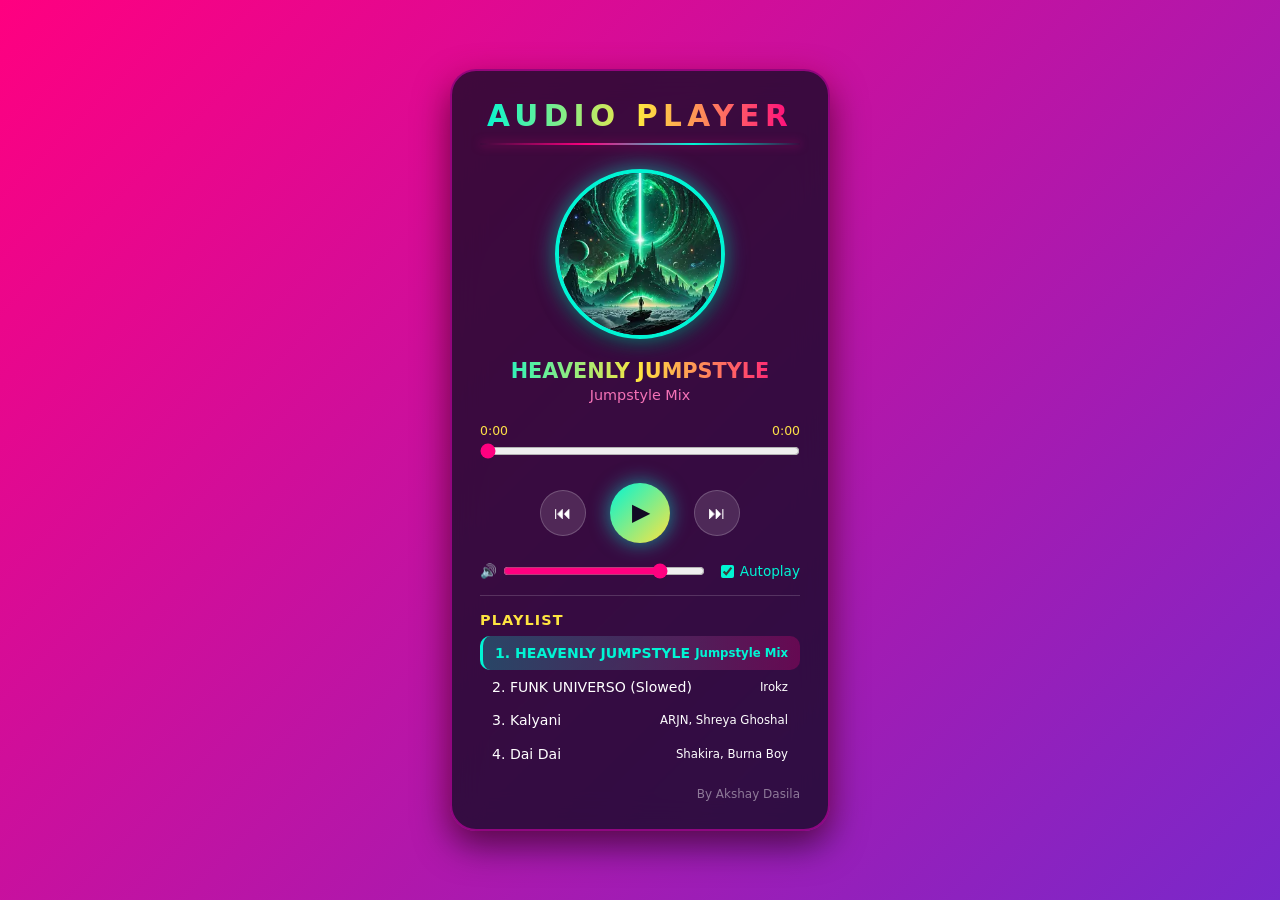
<file: MUSIC_PLAYER/index.html>
<!doctype html>
<html lang="en">
  <head>
    <meta charset="UTF-8" />
    <meta name="viewport" content="width=device-width, initial-scale=1.0" />
    <title>CodeAlpha - Music Player</title>
    <link rel="stylesheet" href="style.css" />
  </head>
  <body>
    <div class="player-container">
      <!-- Album Art & Song Info -->

      <header class="page-header">
        <h1>AUDIO PLAYER</h1>
        <hr />
      </header>

      <div class="album-art">
        <img id="coverImg" src="https://picsum.photos" alt="Album Cover" />
      </div>

      <div class="song-details">
        <h2 id="songTitle">Loading...</h2>
        <p id="songArtist">Artist</p>
      </div>

      <!-- Progress Bar & Duration -->
      <div class="progress-section">
        <div class="time-stamps">
          <span id="currentTime">0:00</span>
          <span id="totalDuration">0:00</span>
        </div>
        <input
          type="range"
          id="progressBar"
          value="0"
          min="0"
          max="100"
          step="0.1"
        />
      </div>

      <!-- Main Playback Controls -->
      <div class="controls">
        <button id="prevBtn" class="control-btn" title="Previous">
          &#9198;
        </button>
        <button
          id="playPauseBtn"
          class="control-btn play-btn"
          title="Play/Pause"
        >
          &#9654;
        </button>
        <button id="nextBtn" class="control-btn" title="Next">&#9197;</button>
      </div>

      <!-- Volume & Autoplay Controls -->
      <div class="extra-controls">
        <div class="volume-box">
          <span>&#128266;</span>
          <input
            type="range"
            id="volumeSlider"
            min="0"
            max="1"
            step="0.05"
            value="0.8"
          />
        </div>

        <label class="autoplay-toggle">
          <input type="checkbox" id="autoplayCheckbox" checked />
          <span>Autoplay</span>
        </label>
      </div>

      <!-- Bonus: Playlist -->
      <div class="playlist-section">
        <h3>Playlist</h3>
        <ul id="playlistList"></ul>
      </div>

      <h6>By Akshay Dasila</h6>
    </div>

    <!-- Hidden HTML5 Audio Element -->
    <audio id="audioPlayer"></audio>

    <script src="script.js"></script>
  </body>
</html>
</file>
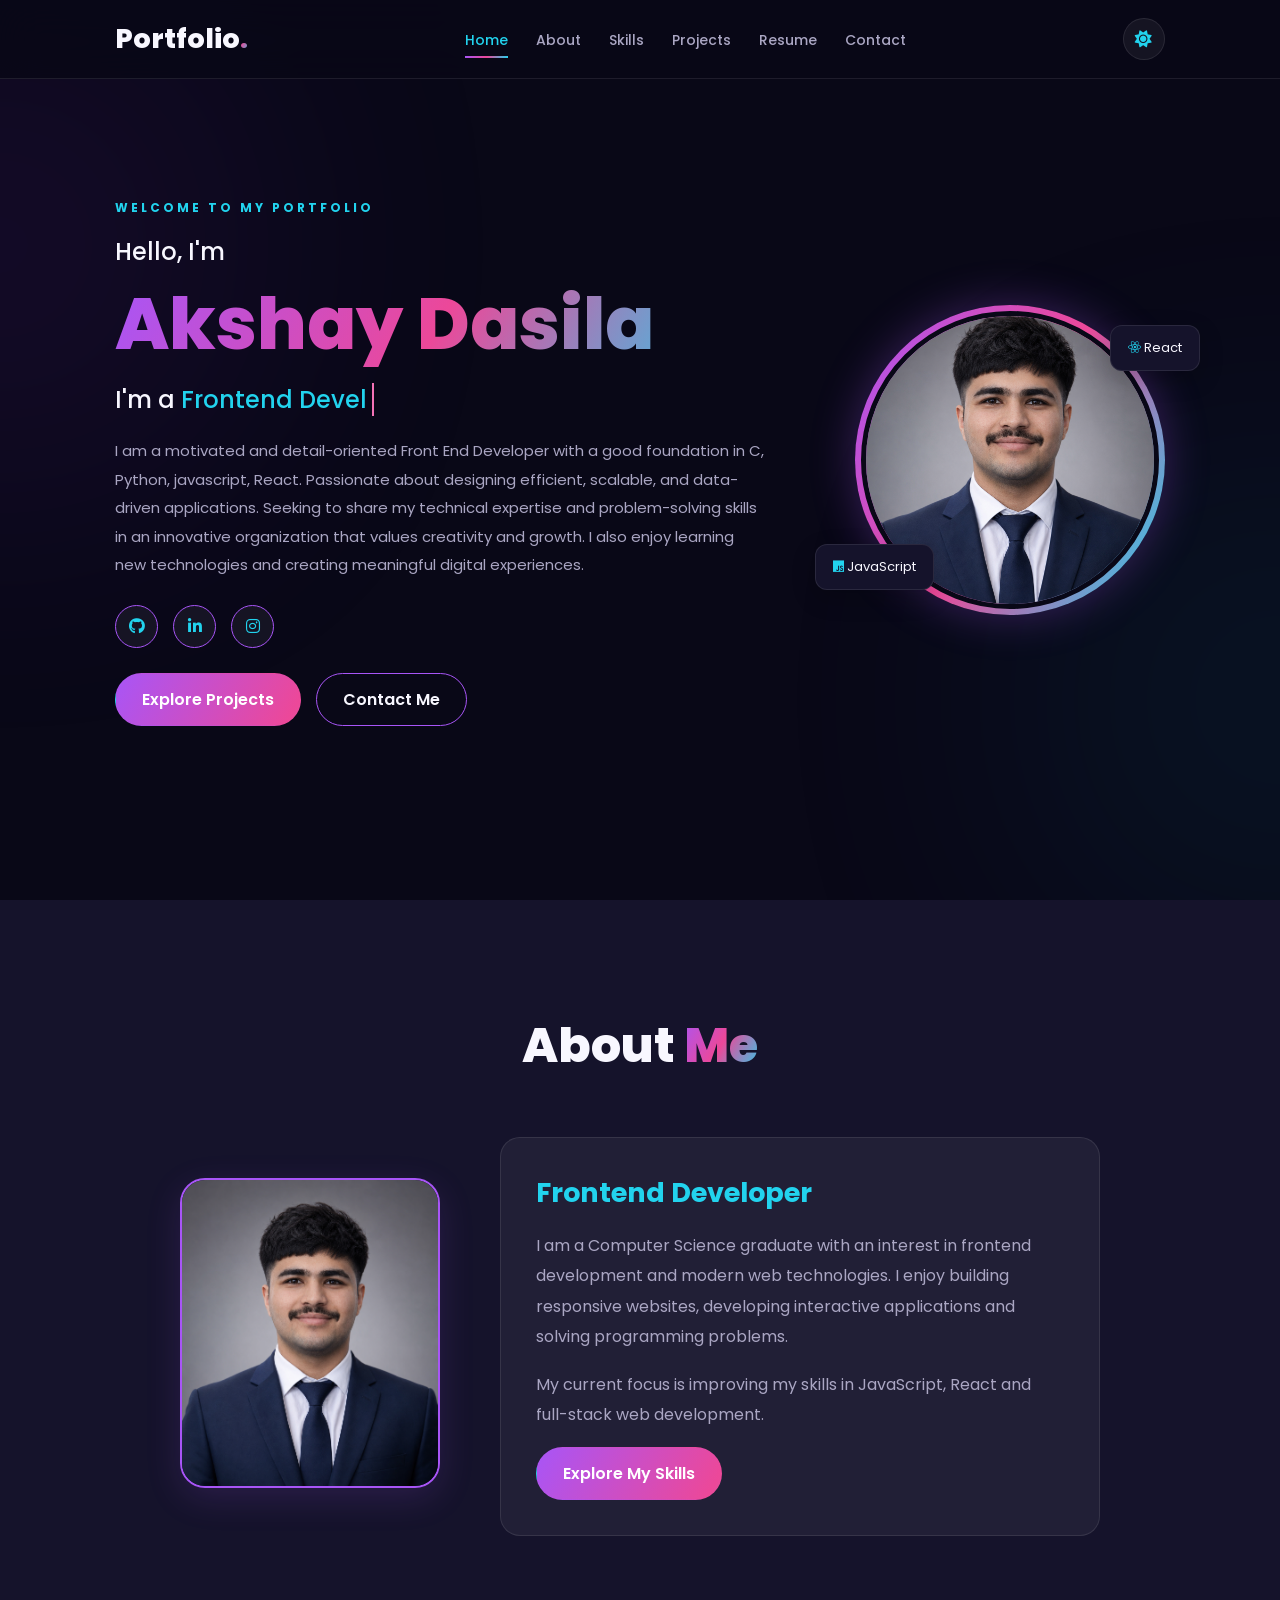
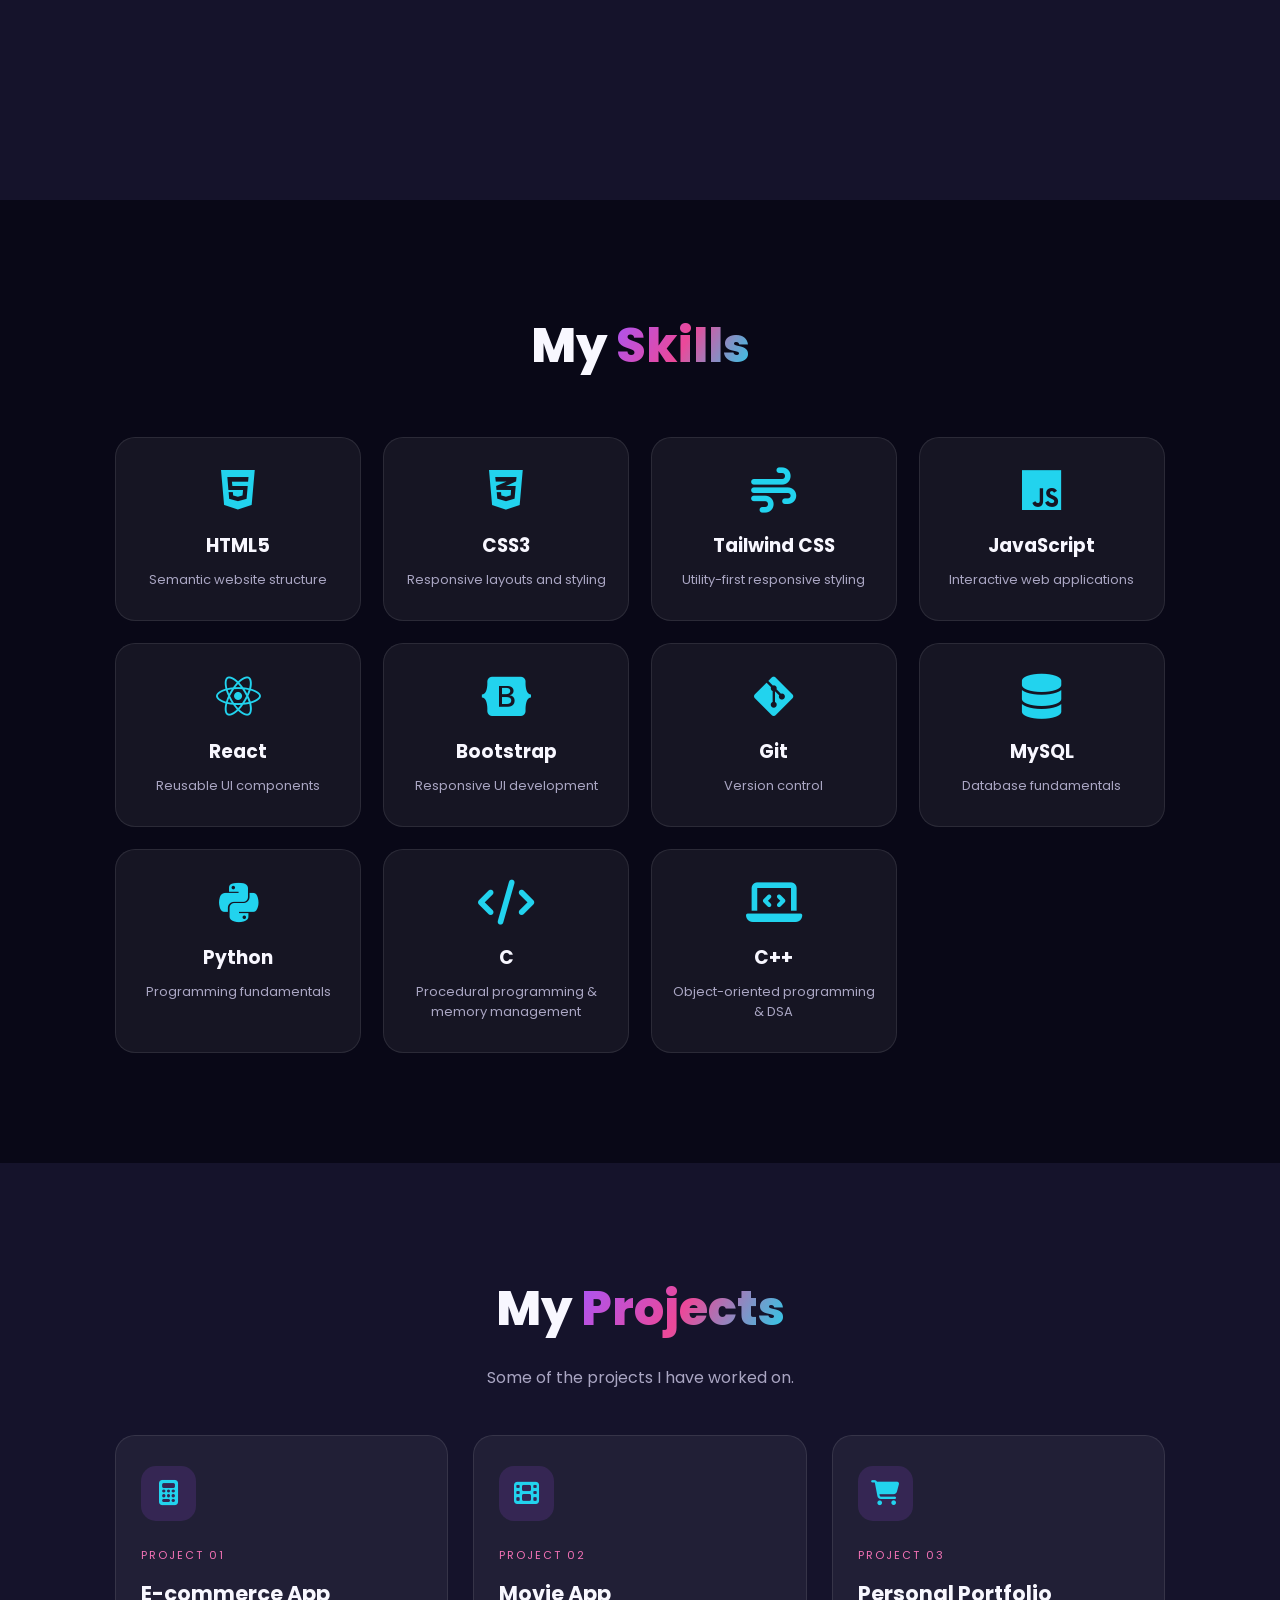
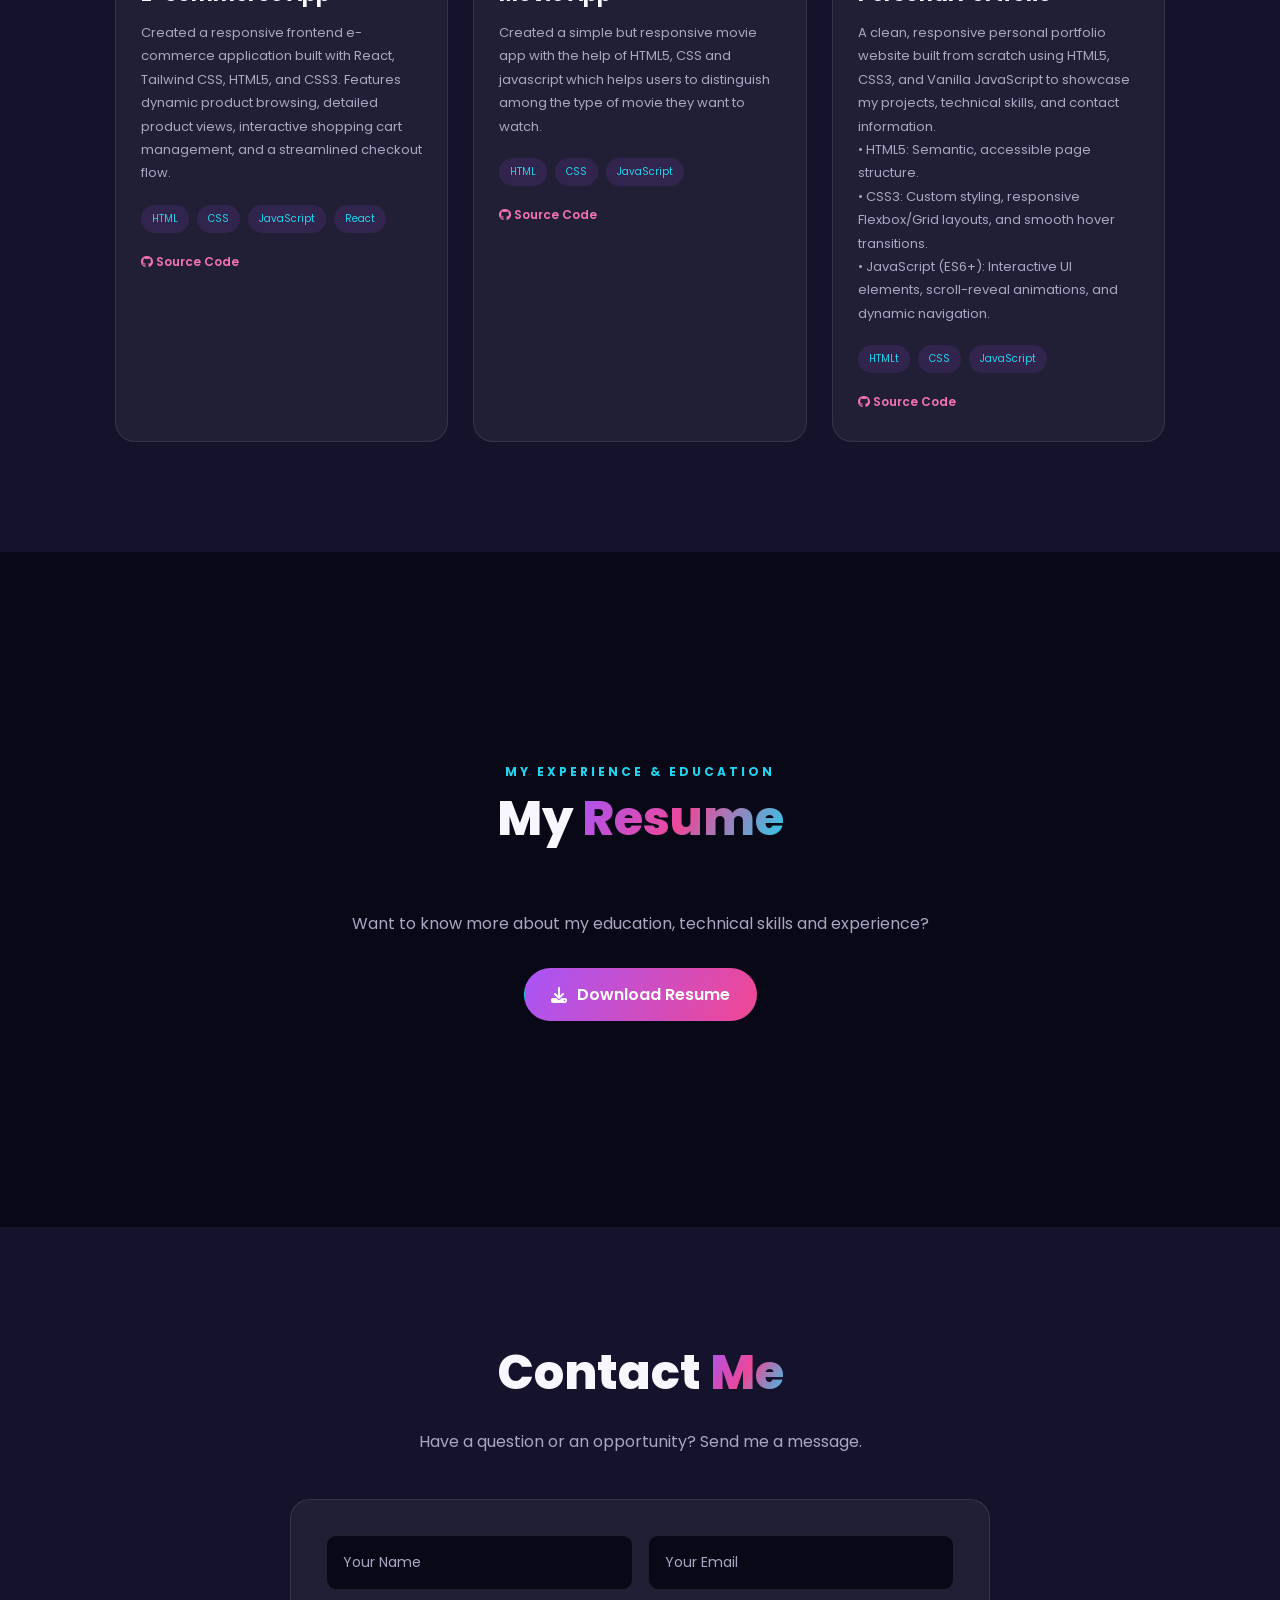
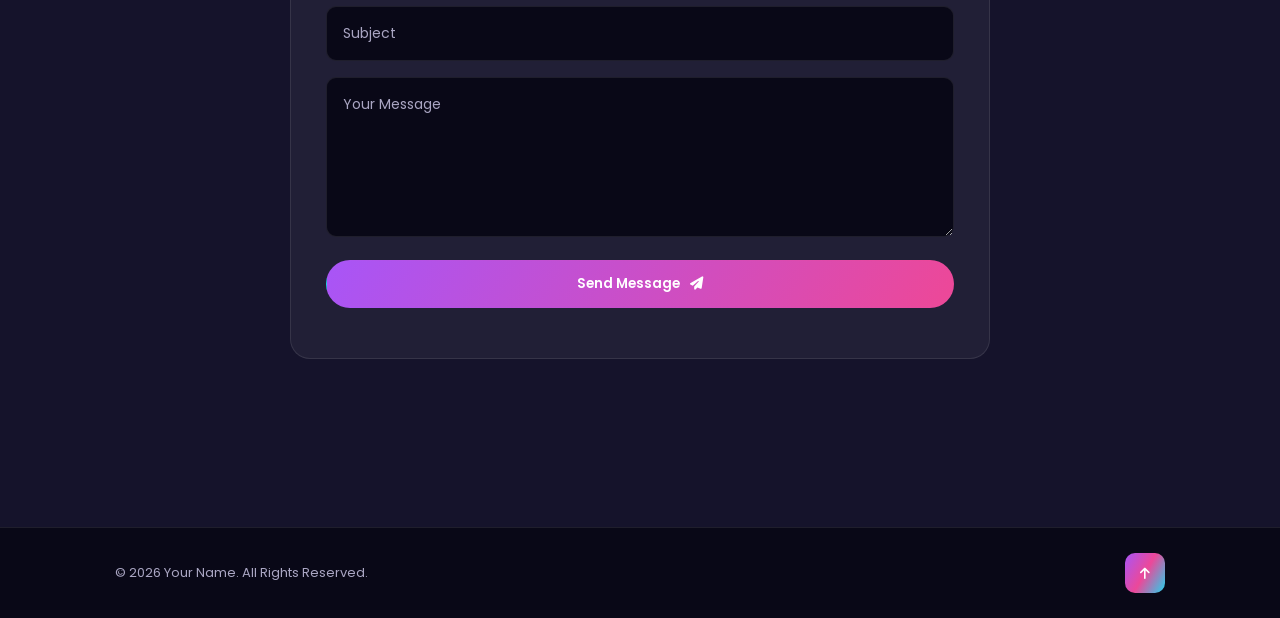
<file: PORTFOLIO_SITE/index.html>
<!doctype html>
<html lang="en">
  <head>
    <meta charset="UTF-8" />
    <meta name="viewport" content="width=device-width, initial-scale=1.0" />

    <meta
      name="description"
      content="Personal portfolio of a frontend developer"
    />

    <title>My Portfolio | Web Developer</title>

    <link rel="stylesheet" href="style.css" />

    <!-- Font Awesome -->
    <link
      rel="stylesheet"
      href="https://cdnjs.cloudflare.com/ajax/libs/font-awesome/6.5.0/css/all.min.css"
    />
  </head>

  <body>
    <!-- Navbar -->
    <header class="header">
      <nav class="navbar">
        <a href="#home" class="logo">Portfolio<span>.</span></a>

        <ul class="nav-links" id="navLinks">
          <li><a href="#home" class="nav-link active">Home</a></li>
          <li><a href="#about" class="nav-link">About</a></li>
          <li><a href="#skills" class="nav-link">Skills</a></li>
          <li><a href="#projects" class="nav-link">Projects</a></li>
          <li><a href="#resume" class="nav-link">Resume</a></li>
          <li><a href="#contact" class="nav-link">Contact</a></li>
        </ul>

        <div class="nav-actions">
          <button
            id="themeToggle"
            class="theme-toggle"
            aria-label="Switch theme"
          >
            <i class="fas fa-sun"></i>
          </button>

          <button
            id="menuIcon"
            class="menu-icon"
            aria-label="Toggle navigation"
            aria-expanded="false"
          >
            <i class="fas fa-bars"></i>
          </button>
        </div>
      </nav>
    </header>

    <!-- Home Section -->
    <section class="home section" id="home">
      <div class="home-content reveal">
        <span class="welcome">WELCOME TO MY PORTFOLIO</span>

        <h3>Hello, I'm</h3>

        <h1>Akshay Dasila</h1>

        <h3 class="profession">I'm a <span id="typing"></span></h3>

        <p>
          I am a motivated and detail-oriented Front End Developer with a good
          foundation in C, Python, javascript, React. Passionate about designing
          efficient, scalable, and data-driven applications. Seeking to share my
          technical expertise and problem-solving skills in an innovative
          organization that values creativity and growth. I also enjoy learning
          new technologies and creating meaningful digital experiences.
        </p>

        <div class="social-links">
          <a
            href="https://github.com/akshaydasila"
            target="_blank"
            rel="noopener noreferrer"
            aria-label="GitHub"
          >
            <i class="fab fa-github"></i>
          </a>

          <a
            href="https://linkedin.com/in/akshaydasila"
            target="_blank"
            rel="noopener noreferrer"
            aria-label="LinkedIn"
          >
            <i class="fab fa-linkedin-in"></i>
          </a>

          <a
            href="https://instagram.com/dasila_akshay"
            target="_blank"
            rel="noopener noreferrer"
            aria-label="Instagram"
          >
            <i class="fab fa-instagram"></i>
          </a>
        </div>

        <div class="home-buttons">
          <a href="#projects" class="btn"> Explore Projects </a>

          <a href="#contact" class="btn btn-outline"> Contact Me </a>
        </div>
      </div>

      <div class="home-image reveal">
        <div class="image-glow">
          <img src="./gpt_pic.png" alt="My profile photograph" />
        </div>

        <div class="floating-tag tag-one">
          <i class="fab fa-react"></i> React
        </div>

        <div class="floating-tag tag-two">
          <i class="fab fa-js"></i> JavaScript
        </div>
      </div>
    </section>

    <!-- About Section -->
    <section class="about section" id="about">
      <h2 class="heading reveal">About <span>Me</span></h2>

      <div class="about-container reveal">
        <div class="about-image">
          <img src="./gpt_pic.png" alt="About me" />
        </div>

        <div class="about-content">
          <h3>Frontend Developer</h3>

          <p>
            I am a Computer Science graduate with an interest in frontend
            development and modern web technologies. I enjoy building responsive
            websites, developing interactive applications and solving
            programming problems.
          </p>

          <p>
            My current focus is improving my skills in JavaScript, React and
            full-stack web development.
          </p>

          <a href="#skills" class="btn">Explore My Skills</a>
        </div>
      </div>
    </section>

    <!-- Skills Section -->
    <section class="skills section" id="skills">
      <h2 class="heading reveal">My <span>Skills</span></h2>

      <div class="skills-container">
        <div class="skill-card reveal">
          <i class="fab fa-html5"></i>
          <h3>HTML5</h3>
          <p>Semantic website structure</p>
        </div>

        <div class="skill-card reveal">
          <i class="fab fa-css3-alt"></i>
          <h3>CSS3</h3>
          <p>Responsive layouts and styling</p>
        </div>

        <div class="skill-card reveal">
          <i class="fas fa-wind"></i>
          <h3>Tailwind CSS</h3>
          <p>Utility-first responsive styling</p>
        </div>

        <div class="skill-card reveal">
          <i class="fab fa-js"></i>
          <h3>JavaScript</h3>
          <p>Interactive web applications</p>
        </div>

        <div class="skill-card reveal">
          <i class="fab fa-react"></i>
          <h3>React</h3>
          <p>Reusable UI components</p>
        </div>

        <div class="skill-card reveal">
          <i class="fab fa-bootstrap"></i>
          <h3>Bootstrap</h3>
          <p>Responsive UI development</p>
        </div>

        <div class="skill-card reveal">
          <i class="fab fa-git-alt"></i>
          <h3>Git</h3>
          <p>Version control</p>
        </div>

        <div class="skill-card reveal">
          <i class="fas fa-database"></i>
          <h3>MySQL</h3>
          <p>Database fundamentals</p>
        </div>

        <div class="skill-card reveal">
          <i class="fab fa-python"></i>
          <h3>Python</h3>
          <p>Programming fundamentals</p>
        </div>

        <div class="skill-card reveal">
          <i class="fas fa-code"></i>
          <h3>C</h3>
          <p>Procedural programming & memory management</p>
        </div>

        <div class="skill-card reveal">
          <i class="fas fa-laptop-code"></i>
          <h3>C++</h3>
          <p>Object-oriented programming & DSA</p>
        </div>
      </div>
    </section>

    <!-- Projects Section -->
    <section class="projects section" id="projects">
      <h2 class="heading reveal">My <span>Projects</span></h2>

      <p class="section-description reveal">
        Some of the projects I have worked on.
      </p>

      <div class="projects-container">
        <!-- E commerce website -->
        <article class="project-card reveal">
          <div class="project-icon">
            <i class="fas fa-calculator"></i>
          </div>

          <span class="project-number">PROJECT 01</span>

          <h3>E-commerce App</h3>

          <p>
            Created a responsive frontend e-commerce application built with
            React, Tailwind CSS, HTML5, and CSS3. Features dynamic product
            browsing, detailed product views, interactive shopping cart
            management, and a streamlined checkout flow.
          </p>

          <div class="tech-stack">
            <span>HTML</span>
            <span>CSS</span>
            <span>JavaScript</span>
            <span>React</span>
          </div>

          <div class="project-links">
            <a
              href="https://github.com/akshaydasila/React_E-commerce-project"
              target="_blank"
              rel="noopener noreferrer"
            >
              <i class="fab fa-github"></i> Source Code
            </a>
          </div>
        </article>

        <!-- Movie Zone -->
        <article class="project-card reveal">
          <div class="project-icon">
            <i class="fas fa-film"></i>
          </div>

          <span class="project-number">PROJECT 02</span>

          <h3>Movie App</h3>

          <p>
            Created a simple but responsive movie app with the help of HTML5,
            CSS and javascript which helps users to distinguish among the type
            of movie they want to watch.
          </p>

          <div class="tech-stack">
            <span>HTML</span>
            <span>CSS</span>
            <span>JavaScript</span>
          </div>

          <div class="project-links">
            <a
              href="https://github.com/akshaydasila/Movie_app.git"
              target="_blank"
              rel="noopener noreferrer"
            >
              <i class="fab fa-github"></i> Source Code
            </a>
          </div>
        </article>

        <!-- Portfolio -->
        <article class="project-card reveal">
          <div class="project-icon">
            <i class="fas fa-shopping-cart"></i>
          </div>

          <span class="project-number">PROJECT 03</span>

          <h3>Personal Portfolio</h3>

          <p>
            A clean, responsive personal portfolio website built from scratch
            using HTML5, CSS3, and Vanilla JavaScript to showcase my projects,
            technical skills, and contact information. <br />
            • HTML5: Semantic, accessible page structure. <br />
            • CSS3: Custom styling, responsive Flexbox/Grid layouts, and smooth
            hover transitions. <br />
            • JavaScript (ES6+): Interactive UI elements, scroll-reveal
            animations, and dynamic navigation.
          </p>

          <div class="tech-stack">
            <span>HTMLt</span>
            <span>CSS</span>
            <span>JavaScript</span>
          </div>

          <div class="project-links">
            <a
              href="https://github.com/akshaydasila/Personal_Portfolio.git"
              target="_blank"
              rel="noopener noreferrer"
            >
              <i class="fab fa-github"></i> Source Code
            </a>
          </div>
        </article>
      </div>
    </section>

    <!-- Resume Section -->
    <section class="resume section" id="resume">
      <div class="resume-content reveal">
        <span class="welcome">MY EXPERIENCE & EDUCATION</span>

        <h2 class="heading">My <span>Resume</span></h2>

        <p>
          Want to know more about my education, technical skills and experience?
        </p>

        <a href="./AKSHAY DASILA-resume.pdf" class="btn" download>
          <i class="fas fa-download"></i>
          Download Resume
        </a>
      </div>
    </section>

    <!-- Contact Section -->
    <section class="contact section" id="contact">
      <h2 class="heading reveal">Contact <span>Me</span></h2>

      <p class="section-description reveal">
        Have a question or an opportunity? Send me a message.
      </p>

      <form
        id="contactForm"
        class="contact-form reveal"
        action="https://formspree.io/f/YOUR_FORM_ID"
        method="POST"
      >
        <div class="input-group">
          <input type="text" name="name" placeholder="Your Name" required />

          <input type="email" name="email" placeholder="Your Email" required />
        </div>

        <input type="text" name="subject" placeholder="Subject" required />

        <textarea name="message" placeholder="Your Message" required></textarea>

        <button type="submit" class="btn submit-btn">
          Send Message
          <i class="fas fa-paper-plane"></i>
        </button>

        <p id="formStatus" aria-live="polite"></p>
      </form>
    </section>

    <!-- Footer -->
    <footer class="footer">
      <p>© 2026 Your Name. All Rights Reserved.</p>

      <a href="#home" class="back-to-top">
        <i class="fas fa-arrow-up"></i>
      </a>
    </footer>

    <script src="script.js"></script>
  </body>
</html>
</file>
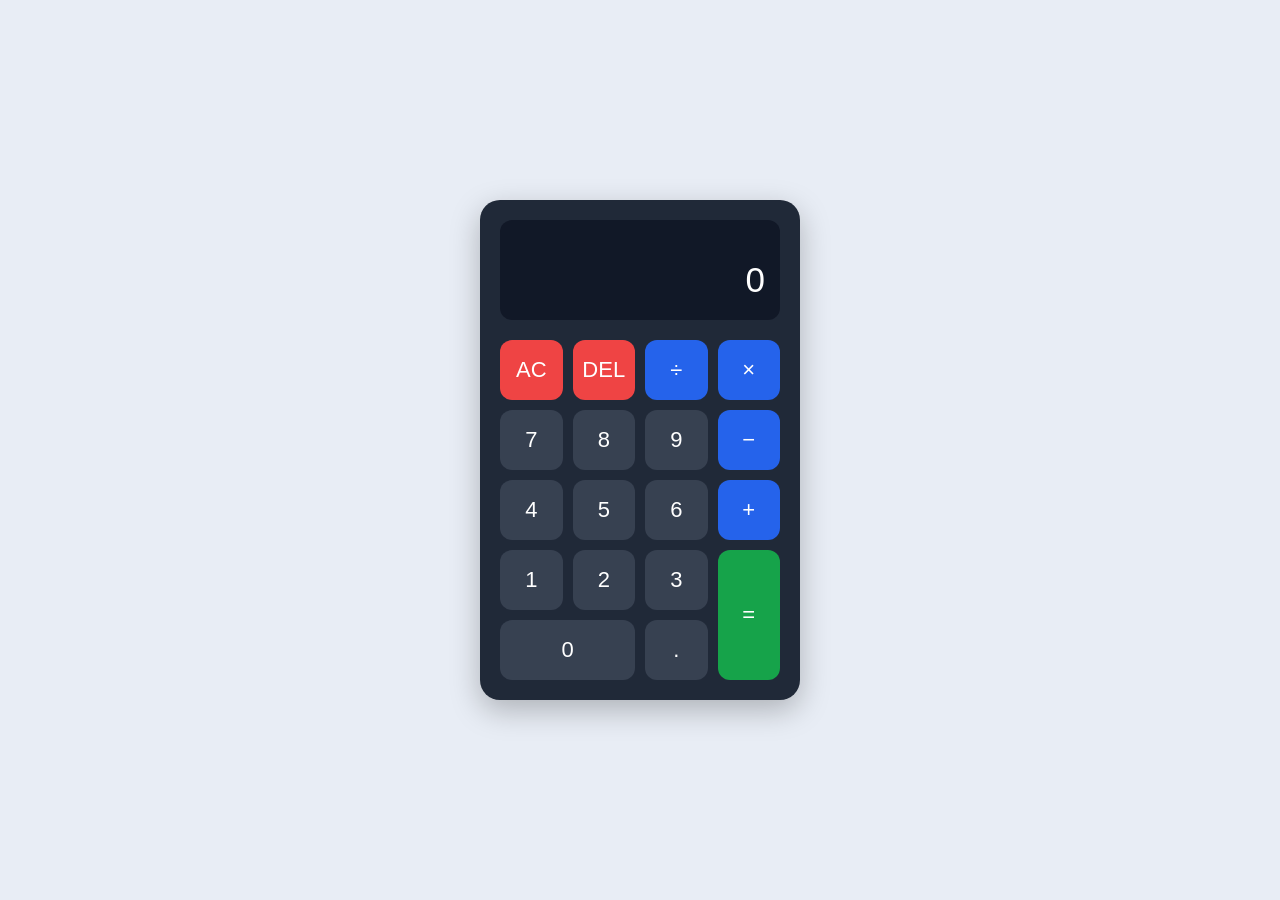
<file: CALCULATOR/CALCULATOR/index.html>
<!doctype html>
<html lang="en">
  <head>
    <meta charset="UTF-8" />
    <meta name="viewport" content="width=device-width, initial-scale=1.0" />
    <title>My Calculator</title>
    <link rel="stylesheet" href="style.css" />
  </head>
  <body>
    <div class="calculator">
      <div class="display">
        <div id="expression"></div>
        <input type="text" id="result" value="0" readonly />
      </div>

      <div class="buttons">
        <button class="special" data-action="clear">AC</button>
        <button class="special" data-action="delete">DEL</button>
        <button class="operator" data-operator="/">÷</button>
        <button class="operator" data-operator="*">×</button>

        <button data-number="7">7</button>
        <button data-number="8">8</button>
        <button data-number="9">9</button>
        <button class="operator" data-operator="-">−</button>

        <button data-number="4">4</button>
        <button data-number="5">5</button>
        <button data-number="6">6</button>
        <button class="operator" data-operator="+">+</button>

        <button data-number="1">1</button>
        <button data-number="2">2</button>
        <button data-number="3">3</button>
        <button class="equal" data-action="calculate">=</button>

        <button class="zero" data-number="0">0</button>
        <button data-number=".">.</button>
      </div>
    </div>

    <script src="script.js"></script>
  </body>
</html>
</file>
<file: MUSIC_PLAYER/style.css>
* {
  box-sizing: border-box;
  margin: 0;
  padding: 0;
}

body {
  font-family:
    system-ui,
    -apple-system,
    sans-serif;
  background: linear-gradient(135deg, #ff0080, #7928ca, #ff4d4d, #f9cb28);
  background-size: 300% 300%;
  animation: funkyGradient 12s ease infinite;
  color: #fff;
  min-height: 100vh;
  display: flex;
  align-items: center;
  justify-content: center;
  padding: 1.5rem;
}

/* Header & Divider */
.page-header {
  text-align: center;
  width: 100%;
  max-width: 380px;
  margin-bottom: 1.5rem;
}

h1 {
  font-size: 1.85rem;
  font-weight: 800;
  letter-spacing: 0.18em;
  text-transform: uppercase;
  background: linear-gradient(90deg, #00f5d4, #fee440, #ff0080);
  -webkit-background-clip: text;
  -webkit-text-fill-color: transparent;
  margin-bottom: 0.6rem;
}

hr {
  border: none;
  height: 2px;
  background: linear-gradient(
    90deg,
    transparent,
    #ff0080,
    #00f5d4,
    transparent
  );
  box-shadow: 0 0 10px rgba(255, 0, 128, 0.5);
  border-radius: 2px;
}

@keyframes funkyGradient {
  0% {
    background-position: 0% 50%;
  }
  50% {
    background-position: 100% 50%;
  }
  100% {
    background-position: 0% 50%;
  }
}

.player-container {
  background: rgba(18, 10, 36, 0.78);
  backdrop-filter: blur(16px);
  border: 2px solid rgba(255, 0, 204, 0.45);
  border-radius: 26px;
  padding: 1.75rem;
  width: 100%;
  max-width: 380px;
  box-shadow:
    0 15px 35px rgba(0, 0, 0, 0.55),
    0 0 25px rgba(255, 0, 128, 0.35);
}

/* Credit Text */
.player-container h6 {
  text-align: right;
  margin-top: 1rem;
  font-size: 0.75rem;
  font-weight: 300;
  color: rgba(255, 255, 255, 0.45);
}

/* Album Art */
.album-art {
  width: 170px;
  height: 170px;
  margin: 0 auto 1.25rem;
  border-radius: 50%;
  overflow: hidden;
  border: 4px solid #00f5d4;
  box-shadow:
    0 0 22px rgba(0, 245, 212, 0.55),
    0 8px 20px rgba(0, 0, 0, 0.45);
}

.album-art img {
  width: 100%;
  height: 100%;
  object-fit: cover;
}

/* Song Info */
.song-details {
  text-align: center;
  margin-bottom: 1.25rem;
}

.song-details h2 {
  font-size: 1.3rem;
  margin-bottom: 0.25rem;
  background: linear-gradient(90deg, #00f5d4, #fee440, #ff0080);
  -webkit-background-clip: text;
  -webkit-text-fill-color: transparent;
}

.song-details p {
  font-size: 0.9rem;
  color: #f472b6;
  font-weight: 500;
}

/* Progress Bar */
.progress-section {
  margin-bottom: 1.25rem;
}

.time-stamps {
  display: flex;
  justify-content: space-between;
  font-size: 0.78rem;
  color: #fde047;
  margin-bottom: 0.35rem;
}

input[type="range"] {
  width: 100%;
  cursor: pointer;
  accent-color: #ff0080;
}

/* Main Controls */
.controls {
  display: flex;
  align-items: center;
  justify-content: center;
  gap: 1.5rem;
  margin-bottom: 1.25rem;
}

.control-btn {
  background: rgba(255, 255, 255, 0.12);
  border: 1px solid rgba(255, 255, 255, 0.2);
  color: #fff;
  width: 46px;
  height: 46px;
  border-radius: 50%;
  font-size: 1.1rem;
  cursor: pointer;
  transition:
    background 0.2s,
    transform 0.15s,
    box-shadow 0.2s;
}

.control-btn:hover {
  background: #ff0080;
  transform: scale(1.1);
  box-shadow: 0 0 15px rgba(255, 0, 128, 0.7);
}

.play-btn {
  width: 60px;
  height: 60px;
  font-size: 1.35rem;
  border: none;
  background: linear-gradient(135deg, #00f5d4, #fee440);
  color: #120a24;
  font-weight: bold;
  box-shadow: 0 0 20px rgba(0, 245, 212, 0.6);
}

.play-btn:hover {
  background: linear-gradient(135deg, #fee440, #ff0080);
  color: #fff;
  box-shadow: 0 0 24px rgba(254, 228, 64, 0.8);
}

/* Volume & Autoplay */
.extra-controls {
  display: flex;
  align-items: center;
  justify-content: space-between;
  gap: 1rem;
  padding-bottom: 1rem;
  border-bottom: 1px solid rgba(255, 255, 255, 0.16);
  margin-bottom: 1rem;
  font-size: 0.85rem;
}

.volume-box {
  display: flex;
  align-items: center;
  gap: 0.4rem;
  flex: 1;
}

.autoplay-toggle {
  display: flex;
  align-items: center;
  gap: 0.35rem;
  cursor: pointer;
  color: #00f5d4;
}

.autoplay-toggle input {
  accent-color: #00f5d4;
}

/* Playlist */
.playlist-section h3 {
  font-size: 0.9rem;
  text-transform: uppercase;
  letter-spacing: 0.08em;
  color: #fee440;
  margin-bottom: 0.5rem;
}

#playlistList {
  list-style: none;
  max-height: 150px;
  overflow-y: auto;
}

#playlistList li {
  display: flex;
  justify-content: space-between;
  align-items: center;
  padding: 0.55rem 0.75rem;
  border-radius: 10px;
  cursor: pointer;
  font-size: 0.88rem;
  transition:
    background 0.2s,
    transform 0.15s;
}

#playlistList li:hover {
  background: rgba(255, 0, 128, 0.22);
  transform: translateX(3px);
}

#playlistList li.active {
  background: linear-gradient(
    90deg,
    rgba(0, 245, 212, 0.25),
    rgba(255, 0, 128, 0.25)
  );
  border-left: 3px solid #00f5d4;
  color: #00f5d4;
  font-weight: 600;
}
</file>
<file: PORTFOLIO_SITE/style.css>
@import url("https://fonts.googleapis.com/css2?family=Poppins:wght@300;400;500;600;700;800&display=swap");

/* =========================
   VARIABLES
========================= */

:root {
  --bg: #090817;
  --bg-light: #15132b;
  --card: rgba(255, 255, 255, 0.055);
  --text: #f8f7ff;
  --muted: #aaa6c3;
  --primary: #a855f7;
  --secondary: #22d3ee;
  --pink: #f472b6;
  --border: rgba(255, 255, 255, 0.09);
  --header: rgba(9, 8, 23, 0.85);
  --gradient: linear-gradient(120deg, #a855f7, #ec4899, #22d3ee);
}

body.light-theme {
  --bg: #f5f3ff;
  --bg-light: #ffffff;
  --card: rgba(255, 255, 255, 0.8);
  --text: #201a36;
  --muted: #625b75;
  --primary: #7c3aed;
  --secondary: #0891b2;
  --pink: #db2777;
  --border: rgba(124, 58, 237, 0.18);
  --header: rgba(255, 255, 255, 0.9);
  --gradient: linear-gradient(120deg, #7c3aed, #db2777, #0891b2);
}

/* =========================
   GLOBAL
========================= */

* {
  margin: 0;
  padding: 0;
  box-sizing: border-box;
  scroll-behavior: smooth;
}

body {
  font-family: "Poppins", sans-serif;
  background: var(--bg);
  color: var(--text);
  overflow-x: hidden;
  transition:
    background 0.35s,
    color 0.35s;
}

a {
  text-decoration: none;
}

button,
input,
textarea {
  font-family: inherit;
}

section {
  padding: 110px 9%;
  min-height: 100vh;
  scroll-margin-top: 75px;
  position: relative;
}

.heading {
  font-size: clamp(32px, 5vw, 48px);
  text-align: center;
  font-weight: 800;
  margin-bottom: 55px;
}

.heading span,
.logo span {
  background: var(--gradient);
  background-clip: text;
  -webkit-background-clip: text;
  color: transparent;
}

.section-description {
  text-align: center;
  color: var(--muted);
  margin-top: -35px;
  margin-bottom: 45px;
}

/* =========================
   BACKGROUND EFFECTS
========================= */

body::before,
body::after {
  content: "";
  position: fixed;
  width: 400px;
  height: 400px;
  border-radius: 50%;
  filter: blur(150px);
  opacity: 0.16;
  pointer-events: none;
  z-index: -1;
}

body::before {
  background: #9333ea;
  top: 5%;
  left: -200px;
}

body::after {
  background: #0891b2;
  bottom: 0;
  right: -200px;
}

/* =========================
   NAVBAR
========================= */

.header {
  position: fixed;
  top: 0;
  left: 0;
  width: 100%;
  z-index: 1000;
  background: var(--header);
  backdrop-filter: blur(20px);
  border-bottom: 1px solid var(--border);
}

.navbar {
  display: flex;
  align-items: center;
  justify-content: space-between;
  padding: 18px 9%;
}

.logo {
  font-size: 27px;
  font-weight: 800;
  color: var(--text);
}

.nav-links {
  display: flex;
  list-style: none;
  gap: 28px;
}

.nav-link {
  color: var(--muted);
  font-size: 14px;
  font-weight: 500;
  transition: 0.3s;
  position: relative;
}

.nav-link:hover,
.nav-link.active {
  color: var(--secondary);
}

.nav-link::after {
  content: "";
  position: absolute;
  bottom: -8px;
  left: 0;
  width: 0;
  height: 2px;
  background: var(--gradient);
  transition: 0.3s;
}

.nav-link:hover::after,
.nav-link.active::after {
  width: 100%;
}

.nav-actions {
  display: flex;
  align-items: center;
  gap: 15px;
}

.theme-toggle,
.menu-icon {
  width: 42px;
  height: 42px;
  border-radius: 50%;
  background: var(--card);
  border: 1px solid var(--border);
  color: var(--secondary);
  font-size: 17px;
  cursor: pointer;
  transition: 0.3s;
}

.theme-toggle:hover,
.menu-icon:hover {
  background: var(--primary);
  color: white;
  transform: rotate(15deg);
}

.menu-icon {
  display: none;
}

/* =========================
   BUTTONS
========================= */

.btn {
  display: inline-flex;
  justify-content: center;
  align-items: center;
  gap: 10px;
  padding: 13px 26px;
  border: 1px solid transparent;
  border-radius: 30px;
  background: var(--gradient);
  background-size: 200% auto;
  color: white;
  font-weight: 600;
  cursor: pointer;
  transition: 0.35s;
}

.btn:hover {
  background-position: right center;
  transform: translateY(-4px);
  box-shadow: 0 10px 30px rgba(168, 85, 247, 0.25);
}

.btn-outline {
  background: transparent;
  border-color: var(--primary);
  color: var(--text);
}

.btn-outline:hover {
  background: var(--gradient);
  color: white;
}

/* =========================
   HOME
========================= */

.home {
  display: flex;
  justify-content: space-between;
  align-items: center;
  gap: 50px;
  min-height: 100vh;
  padding-top: 130px;
}

.home-content {
  max-width: 650px;
}

.welcome {
  color: var(--secondary);
  font-size: 12px;
  font-weight: 700;
  letter-spacing: 3px;
}

.home-content h3 {
  font-size: 24px;
  font-weight: 500;
  margin-top: 15px;
}

.home-content h1 {
  font-size: clamp(45px, 6vw, 72px);
  font-weight: 800;
  line-height: 1.2;
  margin: 12px 0;
  background: var(--gradient);
  background-clip: text;
  -webkit-background-clip: text;
  color: transparent;
}

.profession span {
  color: var(--secondary);
  border-right: 2px solid var(--pink);
  padding-right: 5px;
}

.home-content p {
  color: var(--muted);
  line-height: 1.9;
  margin: 20px 0;
  font-size: 15px;
}

.home-buttons {
  display: flex;
  gap: 15px;
  flex-wrap: wrap;
}

/* =========================
   SOCIAL LINKS
========================= */

.social-links {
  display: flex;
  gap: 15px;
  margin: 25px 0;
}

.social-links a {
  display: flex;
  justify-content: center;
  align-items: center;
  width: 43px;
  height: 43px;
  border: 1px solid var(--primary);
  border-radius: 50%;
  color: var(--secondary);
  background: var(--card);
  transition: 0.3s;
}

.social-links a:hover {
  background: var(--gradient);
  color: white;
  transform: translateY(-6px);
}

/* =========================
   PROFILE IMAGE
========================= */

.home-image {
  position: relative;
  flex-shrink: 0;
  animation: floating 4s ease-in-out infinite;
}

.image-glow {
  width: 310px;
  height: 310px;
  padding: 6px;
  border-radius: 50%;
  background: var(--gradient);
  box-shadow: 0 0 45px rgba(168, 85, 247, 0.3);
}

.image-glow img {
  width: 100%;
  height: 100%;
  object-fit: cover;
  border-radius: 50%;
  border: 5px solid var(--bg);
}

.floating-tag {
  position: absolute;
  background: var(--bg-light);
  border: 1px solid var(--border);
  border-radius: 12px;
  padding: 12px 17px;
  box-shadow: 0 8px 25px rgba(0, 0, 0, 0.2);
  font-size: 13px;
}

.floating-tag i {
  color: var(--secondary);
}

.tag-one {
  top: 20px;
  right: -35px;
}

.tag-two {
  bottom: 25px;
  left: -40px;
}

/* =========================
   ABOUT
========================= */

.about {
  background: var(--bg-light);
}

.about-container {
  display: flex;
  align-items: center;
  justify-content: center;
  gap: 60px;
  max-width: 1000px;
  margin: auto;
}

.about-image img {
  width: 260px;
  height: 310px;
  object-fit: cover;
  border-radius: 25px;
  border: 2px solid var(--primary);
  box-shadow: 0 10px 35px rgba(168, 85, 247, 0.15);
}

.about-content {
  max-width: 600px;
  padding: 35px;
  border-radius: 20px;
  background: var(--card);
  border: 1px solid var(--border);
}

.about-content h3 {
  font-size: 27px;
  color: var(--secondary);
  margin-bottom: 18px;
}

.about-content p {
  color: var(--muted);
  line-height: 1.9;
  margin-bottom: 17px;
}

/* =========================
   SKILLS
========================= */

.skills-container {
  display: grid;
  grid-template-columns: repeat(4, 1fr);
  gap: 22px;
}

.skill-card {
  text-align: center;
  padding: 30px 15px;
  background: var(--card);
  border: 1px solid var(--border);
  border-radius: 20px;
  transition: 0.35s;
}

.skill-card i {
  color: var(--secondary);
  font-size: 45px;
  margin-bottom: 18px;
  transition: 0.35s;
}

.skill-card h3 {
  margin-bottom: 10px;
}

.skill-card p {
  color: var(--muted);
  font-size: 13px;
}

.skill-card:hover {
  transform: translateY(-10px);
  border-color: var(--primary);
  box-shadow: 0 10px 30px rgba(168, 85, 247, 0.18);
}

.skill-card:hover i {
  transform: scale(1.2);
  color: var(--pink);
}

/* =========================
   PROJECTS
========================= */

.projects {
  background: var(--bg-light);
}

.projects-container {
  display: grid;
  grid-template-columns: repeat(3, 1fr);
  gap: 25px;
}

.project-card {
  position: relative;
  padding: 30px 25px;
  background: var(--card);
  border: 1px solid var(--border);
  border-radius: 20px;
  overflow: hidden;
  transition: 0.4s;
}

.project-card::before {
  content: "";
  position: absolute;
  top: 0;
  left: -100%;
  height: 3px;
  width: 100%;
  background: var(--gradient);
  transition: 0.5s;
}

.project-card:hover::before {
  left: 0;
}

.project-card:hover {
  transform: translateY(-10px);
  border-color: var(--primary);
  box-shadow: 0 12px 35px rgba(168, 85, 247, 0.16);
}

.project-icon {
  width: 55px;
  height: 55px;
  display: flex;
  justify-content: center;
  align-items: center;
  border-radius: 15px;
  background: rgba(168, 85, 247, 0.15);
  color: var(--secondary);
  font-size: 25px;
  margin-bottom: 20px;
}

.project-number {
  font-size: 11px;
  color: var(--pink);
  letter-spacing: 2px;
}

.project-card h3 {
  font-size: 21px;
  margin: 12px 0;
}

.project-card p {
  color: var(--muted);
  font-size: 13px;
  line-height: 1.8;
  min-height: 75px;
}

.tech-stack {
  display: flex;
  flex-wrap: wrap;
  gap: 8px;
  margin: 20px 0;
}

.tech-stack span {
  background: rgba(168, 85, 247, 0.12);
  color: var(--secondary);
  border-radius: 20px;
  padding: 6px 11px;
  font-size: 10px;
}

.project-links {
  display: flex;
  flex-wrap: wrap;
  gap: 15px;
  margin-top: 20px;
}

.project-links a {
  color: var(--pink);
  font-size: 12px;
  font-weight: 600;
  transition: 0.3s;
}

.project-links a:hover {
  color: var(--secondary);
}

/* =========================
   RESUME
========================= */

.resume {
  display: flex;
  align-items: center;
  justify-content: center;
  text-align: center;
  min-height: 75vh;
}

.resume-content {
  max-width: 650px;
}

.resume-content p {
  color: var(--muted);
  margin-bottom: 30px;
  line-height: 1.8;
}

/* =========================
   CONTACT
========================= */

.contact {
  background: var(--bg-light);
}

.contact-form {
  max-width: 700px;
  margin: auto;
  padding: 35px;
  background: var(--card);
  border: 1px solid var(--border);
  border-radius: 20px;
}

.input-group {
  display: grid;
  grid-template-columns: 1fr 1fr;
  gap: 15px;
}

.contact-form input,
.contact-form textarea {
  width: 100%;
  padding: 16px;
  margin-bottom: 16px;
  background: var(--bg);
  border: 1px solid var(--border);
  border-radius: 10px;
  outline: none;
  color: var(--text);
  font-size: 14px;
  transition: 0.3s;
}

.contact-form input:focus,
.contact-form textarea:focus {
  border-color: var(--secondary);
  box-shadow: 0 0 12px rgba(34, 211, 238, 0.12);
}

.contact-form textarea {
  min-height: 160px;
  resize: vertical;
}

.contact-form input::placeholder,
.contact-form textarea::placeholder {
  color: var(--muted);
}

.submit-btn {
  width: 100%;
}

#formStatus {
  margin-top: 15px;
  text-align: center;
  font-size: 13px;
  color: var(--secondary);
}

/* =========================
   FOOTER
========================= */

.footer {
  display: flex;
  align-items: center;
  justify-content: space-between;
  padding: 25px 9%;
  background: var(--bg);
  color: var(--muted);
  border-top: 1px solid var(--border);
  font-size: 13px;
}

.back-to-top {
  display: flex;
  justify-content: center;
  align-items: center;
  width: 40px;
  height: 40px;
  border-radius: 10px;
  background: var(--gradient);
  color: white;
}

/* =========================
   SCROLL REVEAL
========================= */

.reveal {
  opacity: 0;
  transform: translateY(40px);
  transition:
    opacity 0.8s ease,
    transform 0.8s ease;
}

.reveal.show {
  opacity: 1;
  transform: translateY(0);
}

/* =========================
   ANIMATIONS
========================= */

@keyframes floating {
  0%,
  100% {
    transform: translateY(0);
  }

  50% {
    transform: translateY(-15px);
  }
}

/* =========================
   RESPONSIVE TABLET
========================= */

@media (max-width: 1000px) {
  .skills-container {
    grid-template-columns: repeat(2, 1fr);
  }

  .projects-container {
    grid-template-columns: repeat(2, 1fr);
  }

  .home-image .image-glow {
    width: 250px;
    height: 250px;
  }

  .navbar {
    padding: 18px 5%;
  }
}

/* =========================
   RESPONSIVE MOBILE
========================= */

@media (max-width: 700px) {
  section {
    padding: 100px 6%;
  }

  .navbar {
    padding: 15px 6%;
  }

  .menu-icon {
    display: block;
  }

  .nav-links {
    position: absolute;
    top: 72px;
    left: 0;
    width: 100%;
    display: none;
    flex-direction: column;
    align-items: center;
    gap: 25px;
    padding: 30px;
    background: var(--bg-light);
    border-bottom: 1px solid var(--border);
  }

  .nav-links.active {
    display: flex;
  }

  .home {
    flex-direction: column-reverse;
    text-align: center;
    justify-content: center;
    gap: 40px;
    padding-top: 130px;
  }

  .home-image .image-glow {
    width: 210px;
    height: 210px;
  }

  .home-content h1 {
    font-size: 43px;
  }

  .home-content h3 {
    font-size: 19px;
  }

  .social-links,
  .home-buttons {
    justify-content: center;
  }

  .about-container {
    flex-direction: column;
    text-align: center;
  }

  .about-image img {
    width: 210px;
    height: 240px;
  }

  .projects-container {
    grid-template-columns: 1fr;
  }

  .skills-container {
    grid-template-columns: repeat(2, 1fr);
  }

  .input-group {
    grid-template-columns: 1fr;
    gap: 0;
  }

  .contact-form {
    padding: 20px;
  }

  .floating-tag {
    font-size: 11px;
    padding: 9px;
  }

  .tag-one {
    right: -15px;
  }

  .tag-two {
    left: -15px;
  }

  .footer {
    padding: 22px 6%;
  }
}

/* =========================
   SMALL MOBILE
========================= */

@media (max-width: 380px) {
  .skills-container {
    grid-template-columns: 1fr;
  }

  .home-content h1 {
    font-size: 36px;
  }

  .heading {
    font-size: 30px;
  }

  .project-links {
    flex-direction: column;
  }
}

/* =========================
   REDUCED MOTION
========================= */

@media (prefers-reduced-motion: reduce) {
  *,
  *::before,
  *::after {
    scroll-behavior: auto !important;
    animation: none !important;
    transition: none !important;
  }

  .reveal {
    opacity: 1;
    transform: none;
  }
}
</file>
<file: CALCULATOR/CALCULATOR/style.css>
* {
  margin: 0;
  padding: 0;
  box-sizing: border-box;
}

body {
  min-height: 100vh;
  display: flex;
  justify-content: center;
  align-items: center;
  background: #e8edf5;
  font-family: Arial, sans-serif;
}

.calculator {
  width: 320px;
  padding: 20px;
  background: #202938;
  border-radius: 20px;
  box-shadow: 0 10px 30px rgba(0, 0, 0, 0.25);
}

.display {
  background: #111827;
  padding: 15px;
  border-radius: 12px;
  margin-bottom: 20px;
  text-align: right;
  min-height: 100px;
}

#expression {
  color: #9ca3af;
  min-height: 25px;
  font-size: 16px;
}

#result {
  width: 100%;
  border: none;
  outline: none;
  background: transparent;
  color: white;
  font-size: 35px;
  text-align: right;
}

.buttons {
  display: grid;
  grid-template-columns: repeat(4, 1fr);
  gap: 10px;
}

button {
  height: 60px;
  border: none;
  border-radius: 12px;
  background: #374151;
  color: white;
  font-size: 22px;
  cursor: pointer;
  transition: 0.2s;
}

button:hover {
  background: #4b5563;
  transform: scale(1.04);
}

.special {
  background: #ef4444;
}

.special:hover {
  background: #dc2626;
}

.operator {
  background: #2563eb;
}

.operator:hover {
  background: #1d4ed8;
}

.equal {
  background: #16a34a;
  grid-row: span 2;
  height: auto;
}

.equal:hover {
  background: #15803d;
}

.zero {
  grid-column: span 2;
}

@media (max-width: 360px) {
  .calculator {
    width: 95%;
    padding: 12px;
  }
}
</file>
